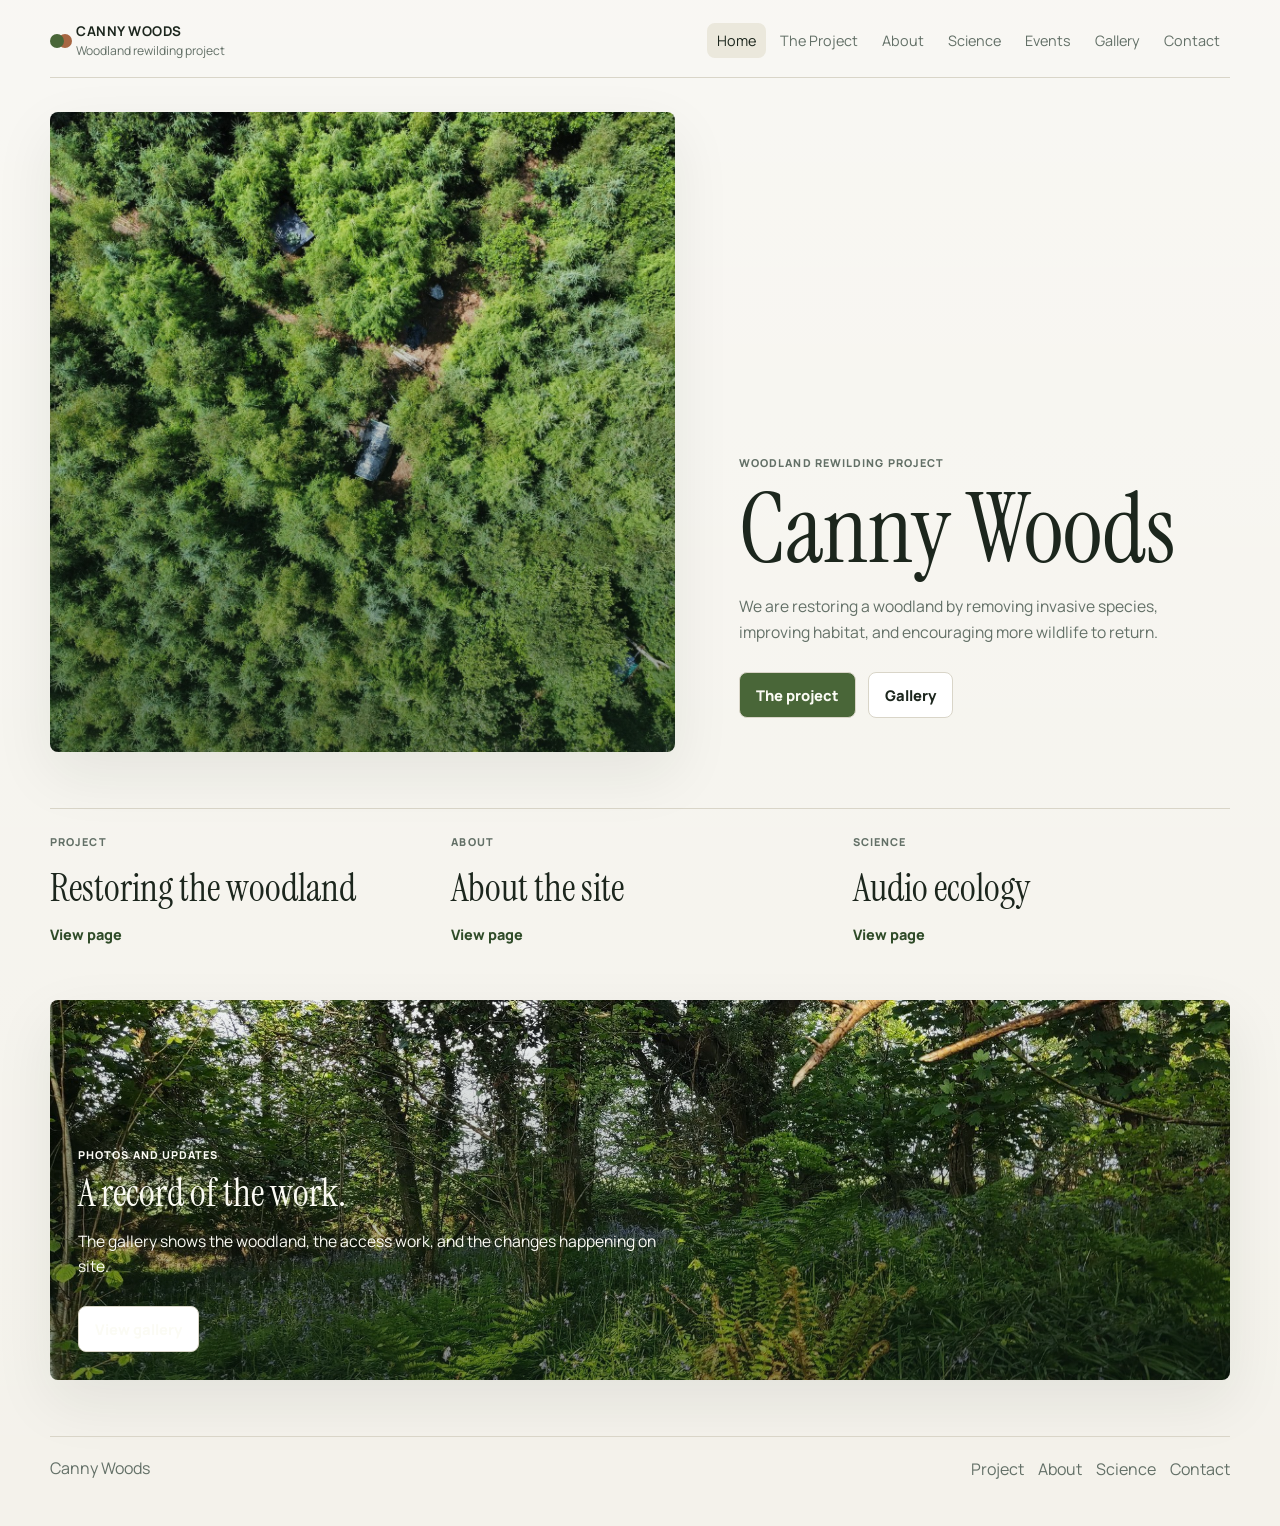
<file: index.html>
<!doctype html>
<html lang="en">
  <head>
    <meta charset="UTF-8" />
    <meta name="viewport" content="width=device-width, initial-scale=1.0" />
    <title>Canny Woods | Rewilding Woodland Project</title>
    <meta
      name="description"
      content="Canny Woods is a woodland rewilding project focused on removing invasive species, restoring habitat, and encouraging biodiversity."
    />
    <link rel="preconnect" href="https://fonts.googleapis.com" />
    <link rel="preconnect" href="https://fonts.gstatic.com" crossorigin />
    <link
      href="https://fonts.googleapis.com/css2?family=Instrument+Serif:ital@0;1&family=Manrope:wght@400;500;700;800&display=swap"
      rel="stylesheet"
    />
    <link rel="stylesheet" href="styles.css" />
  </head>
  <body data-page="home">
    <div class="page-frame">
      <header class="site-header">
        <a class="brand" href="index.html">
          <span class="brand-mark"></span>
          <span class="brand-text">
            <strong>Canny Woods</strong>
            <span>Woodland rewilding project</span>
          </span>
        </a>
        <button class="menu-toggle" type="button" aria-expanded="false" aria-controls="site-nav">
          Menu
        </button>
        <nav class="site-nav" id="site-nav">
          <a href="index.html">Home</a>
          <a href="project.html">The Project</a>
          <a href="history.html">About</a>
          <a href="science.html">Science</a>
          <a href="events.html">Events</a>
          <a href="gallery.html">Gallery</a>
          <a href="contact.html">Contact</a>
        </nav>
      </header>

      <main class="site-main">
        <section class="hero-banner">
          <div
            class="hero-panel"
            style="--hero-image: url('assets/images/banner/home-hero.jpg')"
          ></div>
          <div class="hero-copy">
            <p class="eyebrow">Woodland rewilding project</p>
            <h1>Canny Woods</h1>
            <p class="lead">
              We are restoring a woodland by removing invasive species, improving habitat, and encouraging
              more wildlife to return.
            </p>
            <div class="button-row">
              <a class="button button-primary" href="project.html">The project</a>
              <a class="button button-secondary" href="gallery.html">Gallery</a>
            </div>
          </div>
        </section>

        <section class="section-grid">
          <article class="feature-card">
            <p class="eyebrow">Project</p>
            <h2>Restoring the woodland</h2>
            <a class="text-link" href="project.html">View page</a>
          </article>
          <article class="feature-card">
            <p class="eyebrow">About</p>
            <h2>About the site</h2>
            <a class="text-link" href="history.html">View page</a>
          </article>
          <article class="feature-card">
            <p class="eyebrow">Science</p>
            <h2>Audio ecology</h2>
            <a class="text-link" href="science.html">View page</a>
          </article>
        </section>

        <section
          class="image-band"
          style="--hero-image: url('assets/images/banner/home-secondary.jpg')"
        >
          <div class="image-band-caption">
            <p class="eyebrow">Photos and updates</p>
            <h2>A record of the work.</h2>
            <p class="lead">
              The gallery shows the woodland, the access work, and the changes happening on site.
            </p>
            <div class="button-row">
              <a class="button button-secondary" href="gallery.html">View gallery</a>
            </div>
          </div>
        </section>
      </main>

      <footer class="site-footer">
        <p>Canny Woods</p>
        <div class="footer-links">
          <a href="project.html">Project</a>
          <a href="history.html">About</a>
          <a href="science.html">Science</a>
          <a href="contact.html">Contact</a>
        </div>
      </footer>
    </div>

    <script src="script.js"></script>
  </body>
</html>
</file>
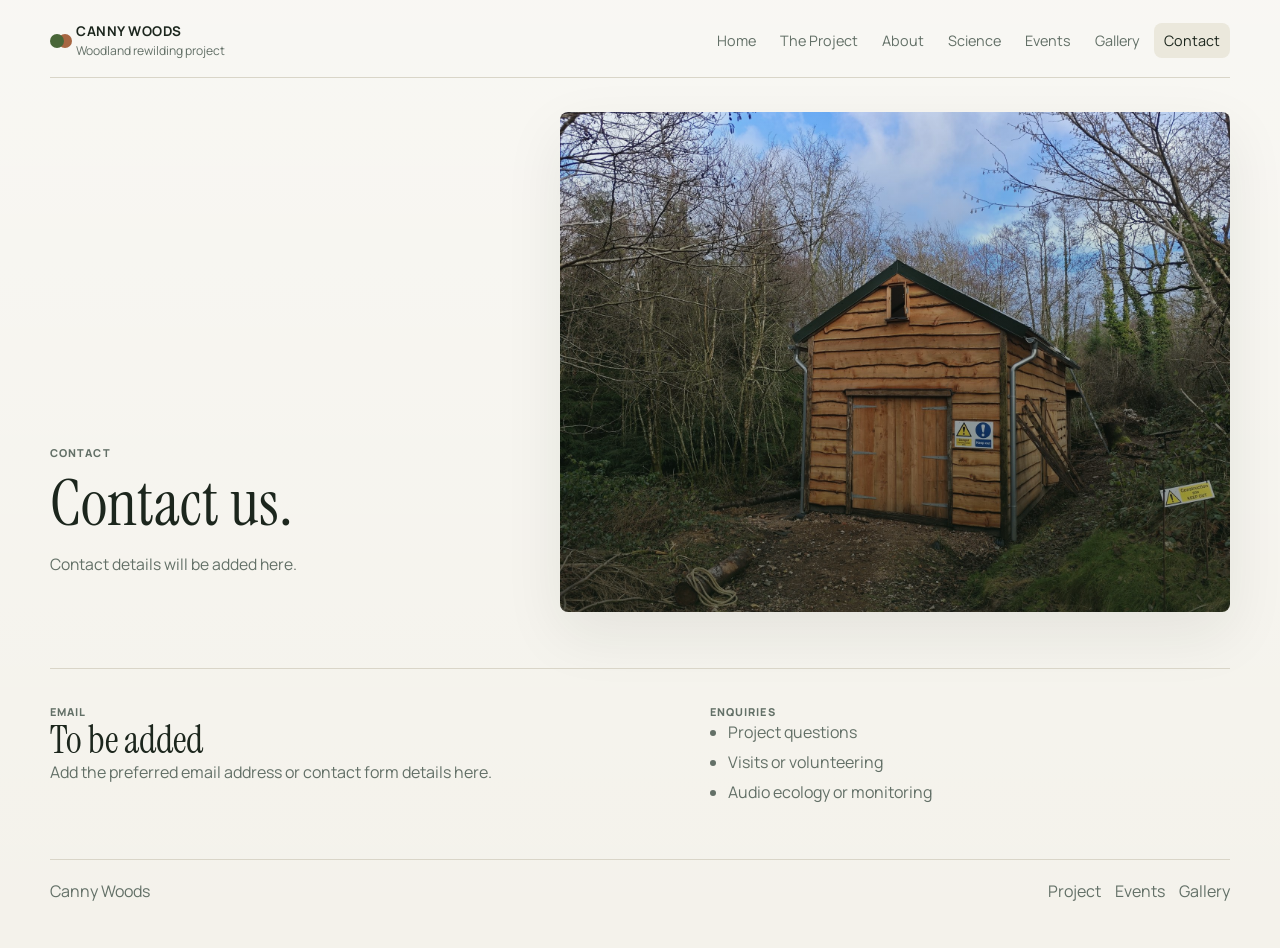
<file: contact.html>
<!doctype html>
<html lang="en">
  <head>
    <meta charset="UTF-8" />
    <meta name="viewport" content="width=device-width, initial-scale=1.0" />
    <title>Contact | Canny Woods</title>
    <meta
      name="description"
      content="Contact Canny Woods about the woodland rewilding project."
    />
    <link rel="preconnect" href="https://fonts.googleapis.com" />
    <link rel="preconnect" href="https://fonts.gstatic.com" crossorigin />
    <link
      href="https://fonts.googleapis.com/css2?family=Instrument+Serif:ital@0;1&family=Manrope:wght@400;500;700;800&display=swap"
      rel="stylesheet"
    />
    <link rel="stylesheet" href="styles.css" />
  </head>
  <body data-page="contact">
    <div class="page-frame">
      <header class="site-header">
        <a class="brand" href="index.html">
          <span class="brand-mark"></span>
          <span class="brand-text"><strong>Canny Woods</strong><span>Woodland rewilding project</span></span>
        </a>
        <button class="menu-toggle" type="button" aria-expanded="false" aria-controls="site-nav">Menu</button>
        <nav class="site-nav" id="site-nav">
          <a href="index.html">Home</a>
          <a href="project.html">The Project</a>
          <a href="history.html">About</a>
          <a href="science.html">Science</a>
          <a href="events.html">Events</a>
          <a href="gallery.html">Gallery</a>
          <a href="contact.html">Contact</a>
        </nav>
      </header>

      <main class="site-main">
        <section
          class="page-hero"
          style="--hero-image: url('assets/images/gallery/img-20260116-140137.jpg')"
        >
          <div class="page-hero-copy">
            <p class="eyebrow">Contact</p>
            <h1>Contact us.</h1>
            <p class="lead">
              Contact details will be added here.
            </p>
          </div>
          <div class="page-hero-panel" aria-label="Small timber hut at Canny Woods"></div>
        </section>

        <section class="contact-grid">
          <article class="contact-card">
            <p class="eyebrow">Email</p>
            <h2>To be added</h2>
            <p>
              Add the preferred email address or contact form details here.
            </p>
          </article>
          <article class="contact-card">
            <p class="eyebrow">Enquiries</p>
            <ul class="list-clean">
              <li>Project questions</li>
              <li>Visits or volunteering</li>
              <li>Audio ecology or monitoring</li>
            </ul>
          </article>
        </section>
      </main>

      <footer class="site-footer">
        <p>Canny Woods</p>
        <div class="footer-links">
          <a href="project.html">Project</a>
          <a href="events.html">Events</a>
          <a href="gallery.html">Gallery</a>
        </div>
      </footer>
    </div>

    <script src="script.js"></script>
  </body>
</html>
</file>
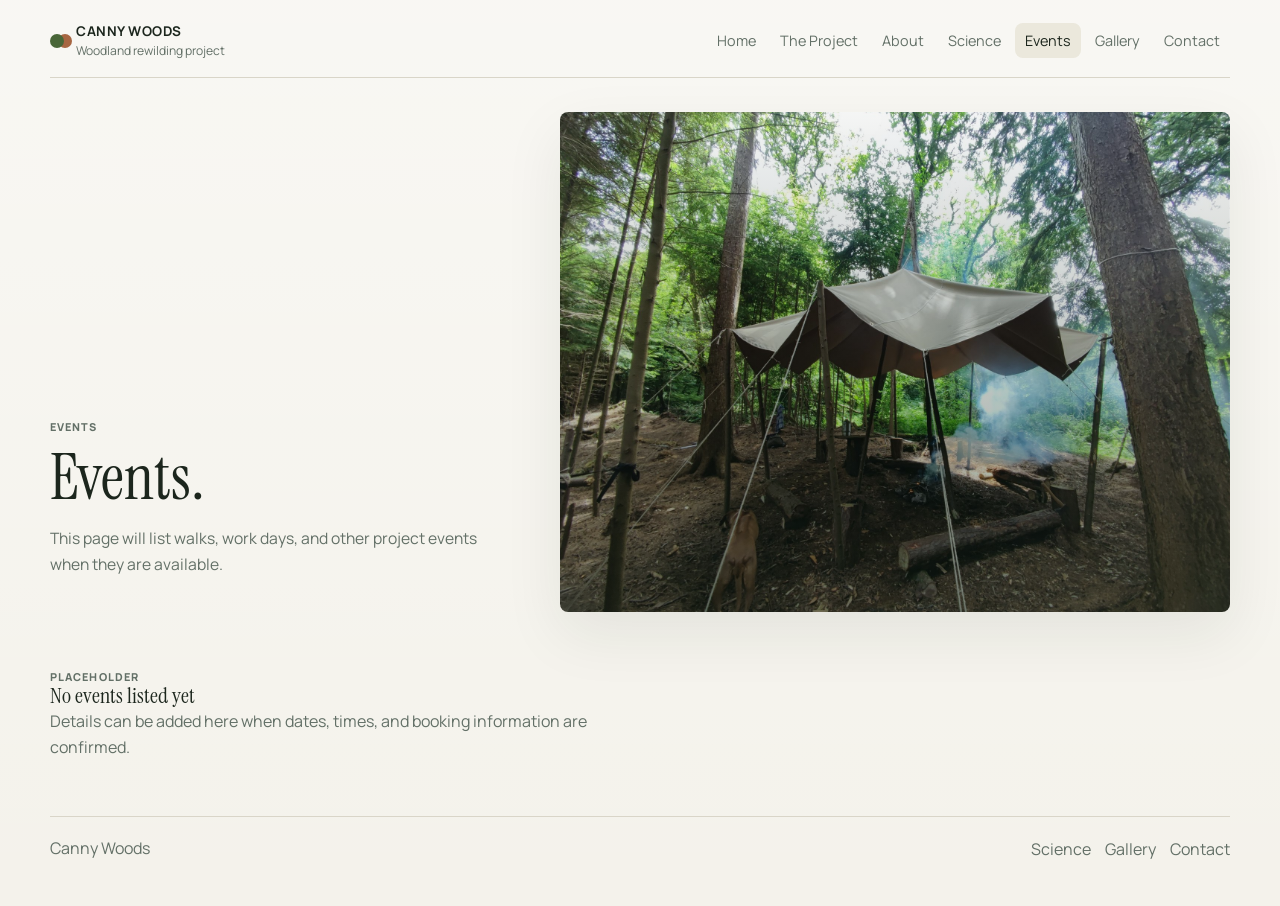
<file: events.html>
<!doctype html>
<html lang="en">
  <head>
    <meta charset="UTF-8" />
    <meta name="viewport" content="width=device-width, initial-scale=1.0" />
    <title>Events | Canny Woods</title>
    <meta
      name="description"
      content="Events and updates from Canny Woods."
    />
    <link rel="preconnect" href="https://fonts.googleapis.com" />
    <link rel="preconnect" href="https://fonts.gstatic.com" crossorigin />
    <link
      href="https://fonts.googleapis.com/css2?family=Instrument+Serif:ital@0;1&family=Manrope:wght@400;500;700;800&display=swap"
      rel="stylesheet"
    />
    <link rel="stylesheet" href="styles.css" />
  </head>
  <body data-page="events">
    <div class="page-frame">
      <header class="site-header">
        <a class="brand" href="index.html">
          <span class="brand-mark"></span>
          <span class="brand-text"><strong>Canny Woods</strong><span>Woodland rewilding project</span></span>
        </a>
        <button class="menu-toggle" type="button" aria-expanded="false" aria-controls="site-nav">Menu</button>
        <nav class="site-nav" id="site-nav">
          <a href="index.html">Home</a>
          <a href="project.html">The Project</a>
          <a href="history.html">About</a>
          <a href="science.html">Science</a>
          <a href="events.html">Events</a>
          <a href="gallery.html">Gallery</a>
          <a href="contact.html">Contact</a>
        </nav>
      </header>

      <main class="site-main">
        <section
          class="page-hero"
          style="--hero-image: url('assets/images/gallery/img-20240712-132646.jpg')"
        >
          <div class="page-hero-copy">
            <p class="eyebrow">Events</p>
            <h1>Events.</h1>
            <p class="lead">
              This page will list walks, work days, and other project events when they are available.
            </p>
          </div>
          <div class="page-hero-panel" aria-label="Shelter among trees at Canny Woods"></div>
        </section>

        <section class="event-list">
          <article class="event-card">
            <p class="eyebrow">Placeholder</p>
            <h3>No events listed yet</h3>
            <p>
              Details can be added here when dates, times, and booking information are confirmed.
            </p>
          </article>
        </section>
      </main>

      <footer class="site-footer">
        <p>Canny Woods</p>
        <div class="footer-links">
          <a href="science.html">Science</a>
          <a href="gallery.html">Gallery</a>
          <a href="contact.html">Contact</a>
        </div>
      </footer>
    </div>

    <script src="script.js"></script>
  </body>
</html>
</file>
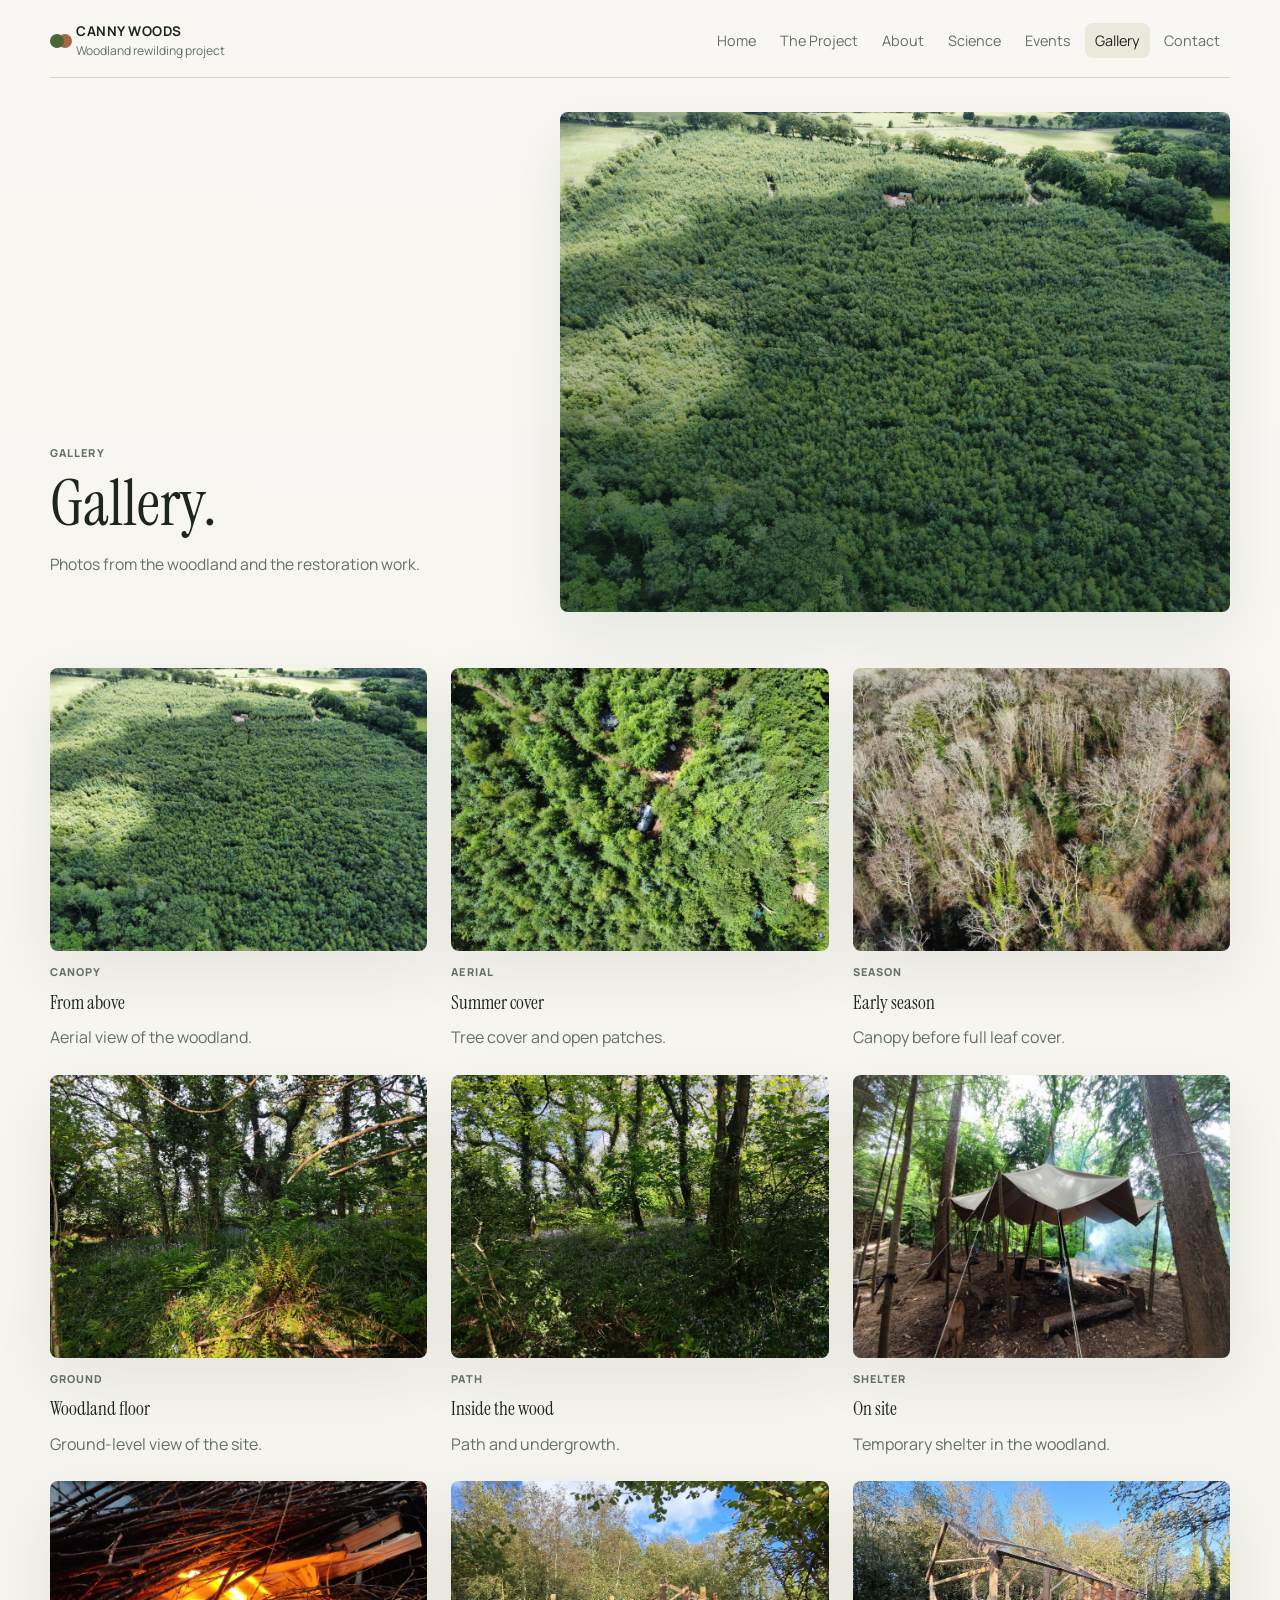
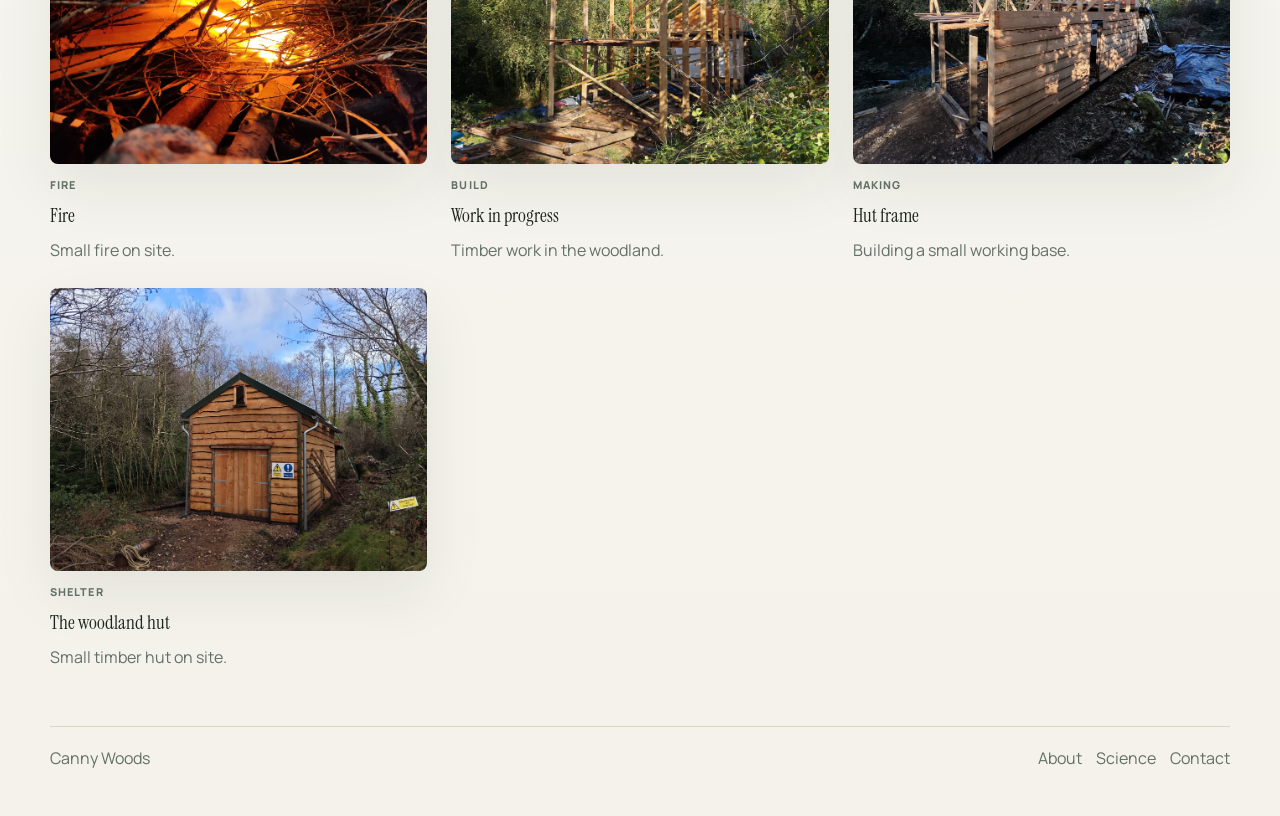
<file: gallery.html>
<!doctype html>
<html lang="en">
  <head>
    <meta charset="UTF-8" />
    <meta name="viewport" content="width=device-width, initial-scale=1.0" />
    <title>Gallery | Canny Woods</title>
    <meta
      name="description"
      content="A visual gallery of woodland scenes, species, and seasonal change at Canny Woods."
    />
    <link rel="preconnect" href="https://fonts.googleapis.com" />
    <link rel="preconnect" href="https://fonts.gstatic.com" crossorigin />
    <link
      href="https://fonts.googleapis.com/css2?family=Instrument+Serif:ital@0;1&family=Manrope:wght@400;500;700;800&display=swap"
      rel="stylesheet"
    />
    <link rel="stylesheet" href="styles.css" />
  </head>
  <body data-page="gallery">
    <div class="page-frame">
      <header class="site-header">
        <a class="brand" href="index.html">
          <span class="brand-mark"></span>
          <span class="brand-text"><strong>Canny Woods</strong><span>Woodland rewilding project</span></span>
        </a>
        <button class="menu-toggle" type="button" aria-expanded="false" aria-controls="site-nav">Menu</button>
        <nav class="site-nav" id="site-nav">
          <a href="index.html">Home</a>
          <a href="project.html">The Project</a>
          <a href="history.html">About</a>
          <a href="science.html">Science</a>
          <a href="events.html">Events</a>
          <a href="gallery.html">Gallery</a>
          <a href="contact.html">Contact</a>
        </nav>
      </header>

      <main class="site-main">
        <section
          class="page-hero"
          style="--hero-image: url('assets/images/gallery/dji-fly-20240707-144712-453-1720360503989-photo-optimized.jpg')"
        >
          <div class="page-hero-copy">
            <p class="eyebrow">Gallery</p>
            <h1>Gallery.</h1>
            <p class="lead">
              Photos from the woodland and the restoration work.
            </p>
          </div>
          <div class="page-hero-panel" aria-label="Aerial view of Canny Woods"></div>
        </section>

        <section class="gallery-grid">
          <article class="gallery-tile">
            <img src="assets/images/gallery/dji-fly-20240707-144712-453-1720360503989-photo-optimized.jpg" alt="Aerial view across Canny Woods and surrounding fields" />
            <p class="meta-label">Canopy</p>
            <h3>From above</h3>
            <p>Aerial view of the woodland.</p>
          </article>
          <article class="gallery-tile">
            <img src="assets/images/gallery/dji-fly-20240707-145258-463-1720360517490-photo-optimized.jpg" alt="Aerial view looking down into dense green woodland" />
            <p class="meta-label">Aerial</p>
            <h3>Summer cover</h3>
            <p>Tree cover and open patches.</p>
          </article>
          <article class="gallery-tile">
            <img src="assets/images/gallery/dji-fly-20230319-150158-57-1679250985861-photo-optimized-2.jpg" alt="Aerial view of woodland canopy in early season light" />
            <p class="meta-label">Season</p>
            <h3>Early season</h3>
            <p>Canopy before full leaf cover.</p>
          </article>
          <article class="gallery-tile">
            <img src="assets/images/gallery/img-20240507-172448.jpg" alt="Sunlit woodland floor with trees and undergrowth" />
            <p class="meta-label">Ground</p>
            <h3>Woodland floor</h3>
            <p>Ground-level view of the site.</p>
          </article>
          <article class="gallery-tile">
            <img src="assets/images/gallery/img-20250502-121506.jpg" alt="Green woodland path with dense undergrowth" />
            <p class="meta-label">Path</p>
            <h3>Inside the wood</h3>
            <p>Path and undergrowth.</p>
          </article>
          <article class="gallery-tile">
            <img src="assets/images/gallery/img-20240712-132646.jpg" alt="Canvas shelter among trees with smoke from a small fire" />
            <p class="meta-label">Shelter</p>
            <h3>On site</h3>
            <p>Temporary shelter in the woodland.</p>
          </article>
          <article class="gallery-tile">
            <img src="assets/images/gallery/img-20231118-145153.jpg" alt="Warm firelight among stacked branches and wood" />
            <p class="meta-label">Fire</p>
            <h3>Fire</h3>
            <p>Small fire on site.</p>
          </article>
          <article class="gallery-tile">
            <img src="assets/images/gallery/img-20251004-155053.jpg" alt="Timber structure being built in a woodland clearing" />
            <p class="meta-label">Build</p>
            <h3>Work in progress</h3>
            <p>Timber work in the woodland.</p>
          </article>
          <article class="gallery-tile">
            <img src="assets/images/gallery/img-20251009-164852.jpg" alt="Wooden building frame in bright woodland light" />
            <p class="meta-label">Making</p>
            <h3>Hut frame</h3>
            <p>Building a small working base.</p>
          </article>
          <article class="gallery-tile">
            <img src="assets/images/gallery/img-20260116-140137.jpg" alt="Small timber hut beside woodland trees" />
            <p class="meta-label">Shelter</p>
            <h3>The woodland hut</h3>
            <p>Small timber hut on site.</p>
          </article>
        </section>
      </main>

      <footer class="site-footer">
        <p>Canny Woods</p>
        <div class="footer-links">
          <a href="history.html">About</a>
          <a href="science.html">Science</a>
          <a href="contact.html">Contact</a>
        </div>
      </footer>
    </div>

    <script src="script.js"></script>
  </body>
</html>
</file>
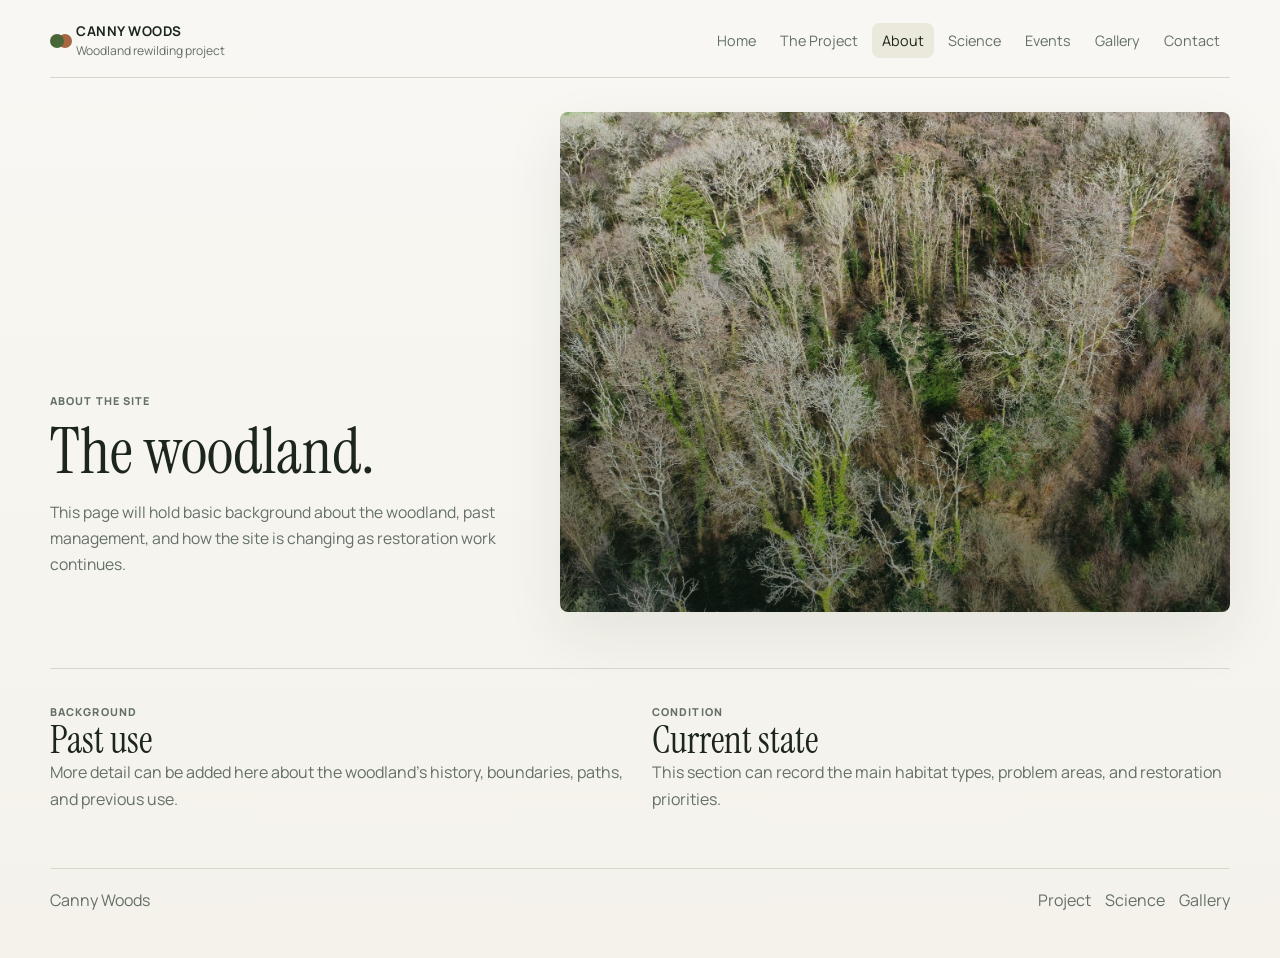
<file: history.html>
<!doctype html>
<html lang="en">
  <head>
    <meta charset="UTF-8" />
    <meta name="viewport" content="width=device-width, initial-scale=1.0" />
    <title>About | Canny Woods</title>
    <meta
      name="description"
      content="Basic background information about Canny Woods and the woodland rewilding site."
    />
    <link rel="preconnect" href="https://fonts.googleapis.com" />
    <link rel="preconnect" href="https://fonts.gstatic.com" crossorigin />
    <link
      href="https://fonts.googleapis.com/css2?family=Instrument+Serif:ital@0;1&family=Manrope:wght@400;500;700;800&display=swap"
      rel="stylesheet"
    />
    <link rel="stylesheet" href="styles.css" />
  </head>
  <body data-page="history">
    <div class="page-frame">
      <header class="site-header">
        <a class="brand" href="index.html">
          <span class="brand-mark"></span>
          <span class="brand-text"><strong>Canny Woods</strong><span>Woodland rewilding project</span></span>
        </a>
        <button class="menu-toggle" type="button" aria-expanded="false" aria-controls="site-nav">Menu</button>
        <nav class="site-nav" id="site-nav">
          <a href="index.html">Home</a>
          <a href="project.html">The Project</a>
          <a href="history.html">About</a>
          <a href="science.html">Science</a>
          <a href="events.html">Events</a>
          <a href="gallery.html">Gallery</a>
          <a href="contact.html">Contact</a>
        </nav>
      </header>

      <main class="site-main">
        <section
          class="page-hero"
          style="--hero-image: url('assets/images/gallery/dji-fly-20230319-150158-57-1679250985861-photo-optimized-2.jpg')"
        >
          <div class="page-hero-copy">
            <p class="eyebrow">About the site</p>
            <h1>The woodland.</h1>
            <p class="lead">
              This page will hold basic background about the woodland, past management, and how the site
              is changing as restoration work continues.
            </p>
          </div>
          <div class="page-hero-panel" aria-label="Aerial view of Canny Woods"></div>
        </section>

        <section class="page-section two-column">
          <div>
            <p class="eyebrow">Background</p>
            <h2>Past use</h2>
            <p>
              More detail can be added here about the woodland's history, boundaries, paths, and previous use.
            </p>
          </div>
          <div>
            <p class="eyebrow">Condition</p>
            <h2>Current state</h2>
            <p>
              This section can record the main habitat types, problem areas, and restoration priorities.
            </p>
          </div>
        </section>
      </main>

      <footer class="site-footer">
        <p>Canny Woods</p>
        <div class="footer-links">
          <a href="project.html">Project</a>
          <a href="science.html">Science</a>
          <a href="gallery.html">Gallery</a>
        </div>
      </footer>
    </div>

    <script src="script.js"></script>
  </body>
</html>
</file>
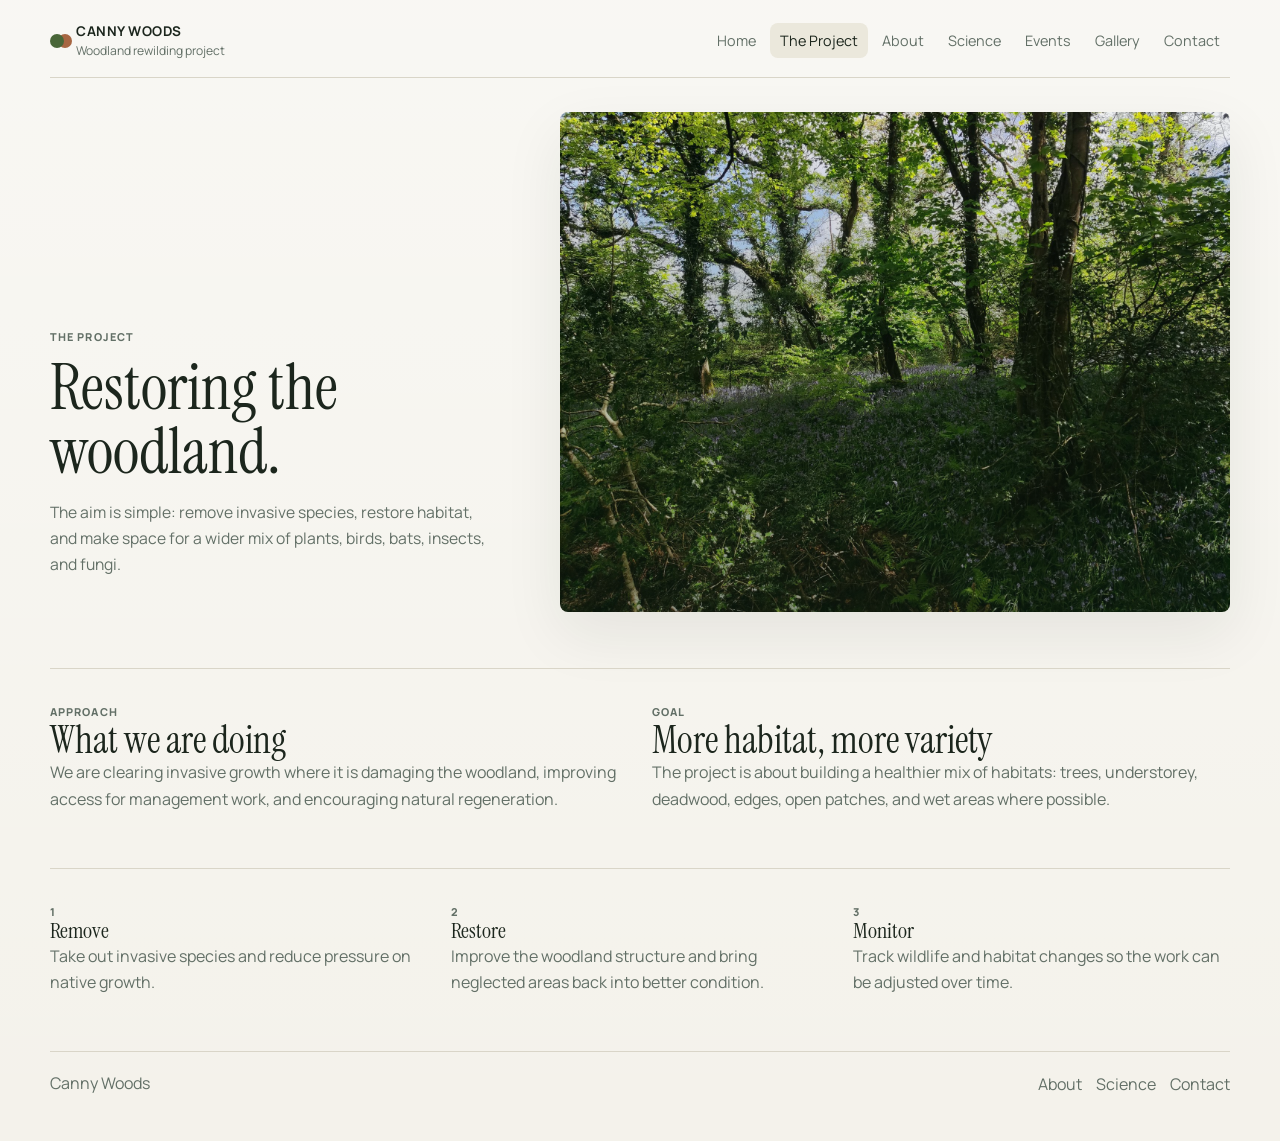
<file: project.html>
<!doctype html>
<html lang="en">
  <head>
    <meta charset="UTF-8" />
    <meta name="viewport" content="width=device-width, initial-scale=1.0" />
    <title>The Project | Canny Woods</title>
    <meta
      name="description"
      content="Learn about the rewilding work at Canny Woods, including invasive species removal, habitat restoration, and biodiversity."
    />
    <link rel="preconnect" href="https://fonts.googleapis.com" />
    <link rel="preconnect" href="https://fonts.gstatic.com" crossorigin />
    <link
      href="https://fonts.googleapis.com/css2?family=Instrument+Serif:ital@0;1&family=Manrope:wght@400;500;700;800&display=swap"
      rel="stylesheet"
    />
    <link rel="stylesheet" href="styles.css" />
  </head>
  <body data-page="project">
    <div class="page-frame">
      <header class="site-header">
        <a class="brand" href="index.html">
          <span class="brand-mark"></span>
          <span class="brand-text"><strong>Canny Woods</strong><span>Woodland rewilding project</span></span>
        </a>
        <button class="menu-toggle" type="button" aria-expanded="false" aria-controls="site-nav">Menu</button>
        <nav class="site-nav" id="site-nav">
          <a href="index.html">Home</a>
          <a href="project.html">The Project</a>
          <a href="history.html">About</a>
          <a href="science.html">Science</a>
          <a href="events.html">Events</a>
          <a href="gallery.html">Gallery</a>
          <a href="contact.html">Contact</a>
        </nav>
      </header>

      <main class="site-main">
        <section
          class="page-hero"
          style="--hero-image: url('assets/images/gallery/img-20250502-121506.jpg')"
        >
          <div class="page-hero-copy">
            <p class="eyebrow">The Project</p>
            <h1>Restoring the woodland.</h1>
            <p class="lead">
              The aim is simple: remove invasive species, restore habitat, and make space for a wider mix
              of plants, birds, bats, insects, and fungi.
            </p>
          </div>
          <div class="page-hero-panel" aria-label="Woodland path at Canny Woods"></div>
        </section>

        <section class="page-section two-column">
          <div>
            <p class="eyebrow">Approach</p>
            <h2>What we are doing</h2>
            <p>
              We are clearing invasive growth where it is damaging the woodland, improving access for
              management work, and encouraging natural regeneration.
            </p>
          </div>
          <div>
            <p class="eyebrow">Goal</p>
            <h2>More habitat, more variety</h2>
            <p>
              The project is about building a healthier mix of habitats: trees, understorey, deadwood,
              edges, open patches, and wet areas where possible.
            </p>
          </div>
        </section>

        <section class="page-section three-column">
          <div>
            <p class="eyebrow">1</p>
            <h3>Remove</h3>
            <p>Take out invasive species and reduce pressure on native growth.</p>
          </div>
          <div>
            <p class="eyebrow">2</p>
            <h3>Restore</h3>
            <p>Improve the woodland structure and bring neglected areas back into better condition.</p>
          </div>
          <div>
            <p class="eyebrow">3</p>
            <h3>Monitor</h3>
            <p>Track wildlife and habitat changes so the work can be adjusted over time.</p>
          </div>
        </section>
      </main>

      <footer class="site-footer">
        <p>Canny Woods</p>
        <div class="footer-links">
          <a href="history.html">About</a>
          <a href="science.html">Science</a>
          <a href="contact.html">Contact</a>
        </div>
      </footer>
    </div>

    <script src="script.js"></script>
  </body>
</html>
</file>
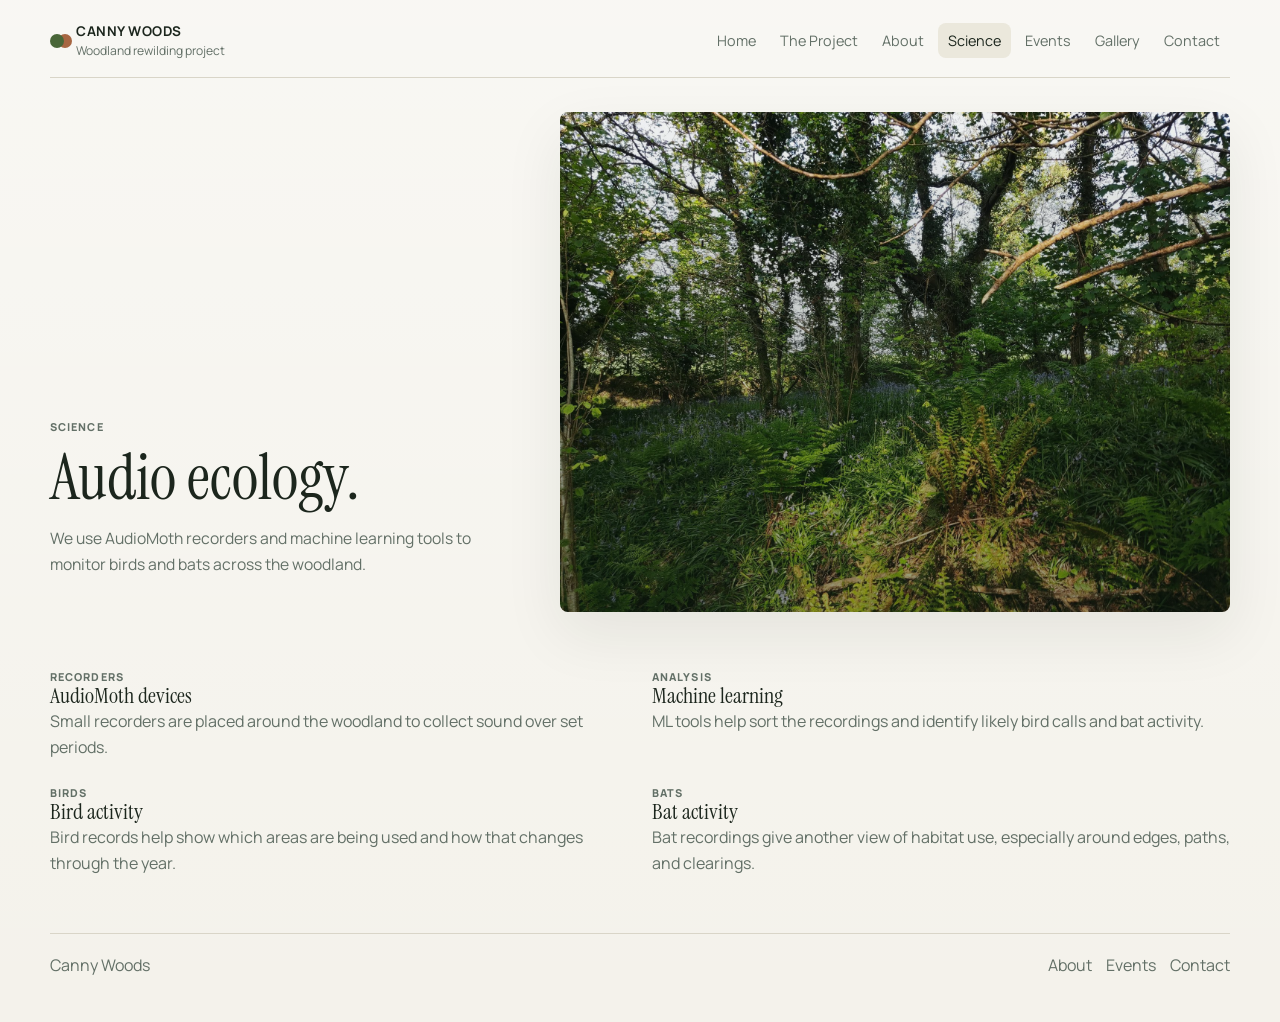
<file: science.html>
<!doctype html>
<html lang="en">
  <head>
    <meta charset="UTF-8" />
    <meta name="viewport" content="width=device-width, initial-scale=1.0" />
    <title>Science | Canny Woods</title>
    <meta
      name="description"
      content="Audio ecology at Canny Woods, using AudioMoth devices and machine learning to track birds and bats."
    />
    <link rel="preconnect" href="https://fonts.googleapis.com" />
    <link rel="preconnect" href="https://fonts.gstatic.com" crossorigin />
    <link
      href="https://fonts.googleapis.com/css2?family=Instrument+Serif:ital@0;1&family=Manrope:wght@400;500;700;800&display=swap"
      rel="stylesheet"
    />
    <link rel="stylesheet" href="styles.css" />
  </head>
  <body data-page="science">
    <div class="page-frame">
      <header class="site-header">
        <a class="brand" href="index.html">
          <span class="brand-mark"></span>
          <span class="brand-text"><strong>Canny Woods</strong><span>Woodland rewilding project</span></span>
        </a>
        <button class="menu-toggle" type="button" aria-expanded="false" aria-controls="site-nav">Menu</button>
        <nav class="site-nav" id="site-nav">
          <a href="index.html">Home</a>
          <a href="project.html">The Project</a>
          <a href="history.html">About</a>
          <a href="science.html">Science</a>
          <a href="events.html">Events</a>
          <a href="gallery.html">Gallery</a>
          <a href="contact.html">Contact</a>
        </nav>
      </header>

      <main class="site-main">
        <section
          class="page-hero"
          style="--hero-image: url('assets/images/gallery/img-20240507-172448.jpg')"
        >
          <div class="page-hero-copy">
            <p class="eyebrow">Science</p>
            <h1>Audio ecology.</h1>
            <p class="lead">
              We use AudioMoth recorders and machine learning tools to monitor birds and bats across the woodland.
            </p>
          </div>
          <div class="page-hero-panel" aria-label="Woodland floor and trees at Canny Woods"></div>
        </section>

        <section class="science-grid">
          <article class="science-card">
            <p class="eyebrow">Recorders</p>
            <h3>AudioMoth devices</h3>
            <p>
              Small recorders are placed around the woodland to collect sound over set periods.
            </p>
          </article>
          <article class="science-card">
            <p class="eyebrow">Analysis</p>
            <h3>Machine learning</h3>
            <p>
              ML tools help sort the recordings and identify likely bird calls and bat activity.
            </p>
          </article>
          <article class="science-card">
            <p class="eyebrow">Birds</p>
            <h3>Bird activity</h3>
            <p>
              Bird records help show which areas are being used and how that changes through the year.
            </p>
          </article>
          <article class="science-card">
            <p class="eyebrow">Bats</p>
            <h3>Bat activity</h3>
            <p>
              Bat recordings give another view of habitat use, especially around edges, paths, and clearings.
            </p>
          </article>
        </section>
      </main>

      <footer class="site-footer">
        <p>Canny Woods</p>
        <div class="footer-links">
          <a href="history.html">About</a>
          <a href="events.html">Events</a>
          <a href="contact.html">Contact</a>
        </div>
      </footer>
    </div>

    <script src="script.js"></script>
  </body>
</html>
</file>
<file: styles.css>
:root {
  --bg: #f4f2eb;
  --surface: #ffffff;
  --surface-soft: #ebe8dc;
  --ink: #1c261d;
  --muted: #637067;
  --line: #d9d5c8;
  --accent: #496638;
  --accent-strong: #2f4b28;
  --clay: #a76642;
  --shadow: 0 22px 60px rgba(28, 38, 29, 0.08);
}

* {
  box-sizing: border-box;
}

html {
  scroll-behavior: smooth;
}

body {
  margin: 0;
  min-height: 100vh;
  font-family: "Manrope", sans-serif;
  color: var(--ink);
  background:
    linear-gradient(180deg, rgba(255, 255, 255, 0.42), rgba(255, 255, 255, 0)),
    var(--bg);
}

a {
  color: inherit;
}

img {
  max-width: 100%;
  display: block;
}

.page-frame {
  width: min(1180px, calc(100% - 40px));
  margin: 0 auto;
  padding: 22px 0 44px;
}

.site-header,
.site-footer,
.hero-banner,
.page-hero,
.feature-card,
.page-section,
.contact-grid,
.gallery-grid,
.event-list,
.science-grid {
  position: relative;
  z-index: 1;
}

.site-header,
.site-footer {
  display: flex;
  align-items: center;
  justify-content: space-between;
  gap: 20px;
  padding: 0 0 18px;
  border-bottom: 1px solid var(--line);
}

.brand {
  display: inline-flex;
  align-items: center;
  gap: 12px;
  text-decoration: none;
}

.brand-mark {
  width: 14px;
  height: 14px;
  background: var(--accent);
  border-radius: 50%;
  box-shadow: 8px 0 0 var(--clay);
}

.brand-text {
  display: grid;
  gap: 2px;
}

.brand-text strong {
  font-size: 0.84rem;
  letter-spacing: 0.04em;
  text-transform: uppercase;
}

.brand-text span:last-child {
  font-size: 0.76rem;
  color: var(--muted);
}

.menu-toggle {
  display: none;
  border: 1px solid var(--line);
  background: var(--surface);
  padding: 10px 14px;
  border-radius: 8px;
  font: inherit;
  font-size: 0.9rem;
  font-weight: 700;
  color: var(--ink);
  cursor: pointer;
}

.site-nav {
  display: flex;
  flex-wrap: wrap;
  justify-content: flex-end;
  gap: 4px;
}

.site-nav a {
  padding: 8px 10px;
  border-radius: 8px;
  text-decoration: none;
  font-size: 0.9rem;
  color: var(--muted);
  transition:
    background-color 160ms ease,
    color 160ms ease;
}

.site-nav a:hover,
.site-nav a.is-active {
  background: var(--surface-soft);
  color: var(--ink);
}

.site-main {
  display: grid;
  gap: 56px;
  margin-top: 34px;
}

.hero-banner,
.page-hero {
  display: grid;
  grid-template-columns: minmax(0, 1.12fr) minmax(320px, 0.88fr);
  gap: clamp(26px, 5vw, 72px);
  align-items: end;
}

.page-hero {
  grid-template-columns: minmax(300px, 0.8fr) minmax(0, 1.2fr);
}

.hero-panel,
.page-hero-panel,
.image-band {
  overflow: hidden;
  border-radius: 8px;
  background:
    linear-gradient(180deg, rgba(16, 35, 21, 0.04), rgba(16, 35, 21, 0.45)),
    var(--hero-image, none),
    linear-gradient(145deg, #d8dccd 0%, #7d956f 100%);
  background-size: cover;
  background-position: center;
  box-shadow: var(--shadow);
}

.hero-panel,
.page-hero-panel {
  display: grid;
  grid-template-columns: repeat(auto-fit, minmax(190px, 1fr));
  align-items: end;
  min-height: clamp(420px, 58vw, 640px);
}

.page-hero-panel {
  min-height: clamp(320px, 40vw, 500px);
}

.hero-copy,
.page-hero-copy {
  display: flex;
  flex-direction: column;
  justify-content: center;
  padding-bottom: clamp(10px, 3vw, 34px);
}

.eyebrow,
.meta-label {
  display: block;
  margin: 0 0 10px;
  text-transform: uppercase;
  letter-spacing: 0.1em;
  font-size: 0.68rem;
  font-weight: 800;
  color: var(--muted);
}

.meta-label {
  color: var(--muted);
}

h1,
h2,
h3 {
  margin: 0;
  font-family: "Instrument Serif", serif;
  font-weight: 400;
  line-height: 1;
}

h1 {
  max-width: 11ch;
  font-size: clamp(3rem, 7.5vw, 6.2rem);
}

.page-hero h1 {
  max-width: 13ch;
  font-size: clamp(2.35rem, 5vw, 4.4rem);
}

h2 {
  font-size: clamp(1.7rem, 3vw, 2.8rem);
}

h3 {
  font-size: 1.35rem;
}

p {
  line-height: 1.65;
}

.lead {
  max-width: 38rem;
  margin: 16px 0 0;
  color: var(--muted);
  font-size: 0.98rem;
}

.button-row {
  display: flex;
  flex-wrap: wrap;
  gap: 12px;
  margin-top: 26px;
}

.button {
  display: inline-flex;
  align-items: center;
  justify-content: center;
  min-height: 46px;
  padding: 10px 16px;
  border: 1px solid var(--line);
  border-radius: 8px;
  text-decoration: none;
  font-size: 0.92rem;
  font-weight: 800;
  transition:
    transform 160ms ease,
    background-color 160ms ease,
    color 160ms ease;
}

.button:hover {
  transform: translateY(-2px);
}

.button-primary {
  background: var(--accent);
  color: #fbfbf4;
}

.button-primary:hover {
  background: var(--accent-strong);
}

.button-secondary {
  background: var(--surface);
}

.feature-card p,
.page-section p,
.contact-card p,
.science-card p,
.event-card p,
.gallery-tile p {
  margin: 0;
  color: var(--muted);
}

.section-grid,
.science-grid,
.gallery-grid,
.event-list {
  display: grid;
  gap: 24px;
}

.section-grid {
  grid-template-columns: repeat(3, minmax(0, 1fr));
  padding-top: 24px;
  border-top: 1px solid var(--line);
}

.feature-card {
  display: grid;
  gap: 18px;
  align-content: start;
}

.text-link {
  font-size: 0.9rem;
  font-weight: 800;
  text-decoration: none;
  color: var(--accent-strong);
}

.page-section {
  display: grid;
  gap: 24px;
  padding-top: 34px;
  border-top: 1px solid var(--line);
}

.page-section.two-column {
  grid-template-columns: repeat(2, minmax(0, 1fr));
}

.page-section.three-column {
  grid-template-columns: repeat(3, minmax(0, 1fr));
}

.contact-grid {
  display: grid;
  grid-template-columns: minmax(0, 1.1fr) minmax(280px, 0.9fr);
  gap: 24px;
  padding-top: 34px;
  border-top: 1px solid var(--line);
}

.contact-card,
.event-card,
.science-card {
  padding: 0;
}

.list-clean {
  margin: 0;
  padding-left: 18px;
  color: var(--muted);
}

.list-clean li + li {
  margin-top: 8px;
}

.gallery-grid {
  grid-template-columns: repeat(3, minmax(0, 1fr));
}

.gallery-tile {
  display: grid;
  gap: 12px;
}

.gallery-tile img {
  width: 100%;
  aspect-ratio: 4 / 3;
  object-fit: cover;
  border-radius: 8px;
  box-shadow: var(--shadow);
}

.gallery-tile h3 {
  font-size: 1.2rem;
}

.image-band {
  display: grid;
  align-items: end;
  min-height: 380px;
  width: 100%;
  padding: 28px;
}

.image-band-caption {
  max-width: 640px;
  color: #fbfbf4;
}

.image-band-caption .eyebrow,
.image-band-caption .lead,
.image-band-caption p {
  color: #fbfbf4;
}

.event-list,
.science-grid {
  grid-template-columns: repeat(2, minmax(0, 1fr));
}

.site-footer {
  margin-top: 56px;
  padding-top: 18px;
  padding-bottom: 0;
  border-top: 1px solid var(--line);
  border-bottom: 0;
  color: var(--muted);
}

.site-footer p {
  margin: 0;
}

.footer-links {
  display: flex;
  flex-wrap: wrap;
  gap: 14px;
}

.footer-links a {
  text-decoration: none;
  color: var(--muted);
}

@media (max-width: 980px) {
  .hero-banner,
  .page-hero,
  .contact-grid,
  .page-section.two-column,
  .page-section.three-column,
  .section-grid,
  .science-grid,
  .gallery-grid,
  .event-list {
    grid-template-columns: 1fr;
  }

  .page-hero {
    gap: 24px;
  }

  .hero-copy,
  .page-hero-copy {
    padding-bottom: 0;
  }
}

@media (max-width: 760px) {
  .page-frame {
    width: min(100% - 24px, 1180px);
    padding-top: 14px;
  }

  .site-header {
    align-items: flex-start;
    flex-direction: column;
  }

  .menu-toggle {
    display: inline-flex;
  }

  .site-nav {
    display: none;
    width: 100%;
    flex-direction: column;
  }

  .site-nav.is-open {
    display: flex;
  }

  .hero-panel,
  .page-hero-panel {
    grid-template-columns: 1fr;
    min-height: 340px;
  }

  h1 {
    font-size: clamp(2.7rem, 16vw, 4rem);
  }

  .page-hero h1 {
    font-size: clamp(2.15rem, 12vw, 3.3rem);
  }
}
</file>
